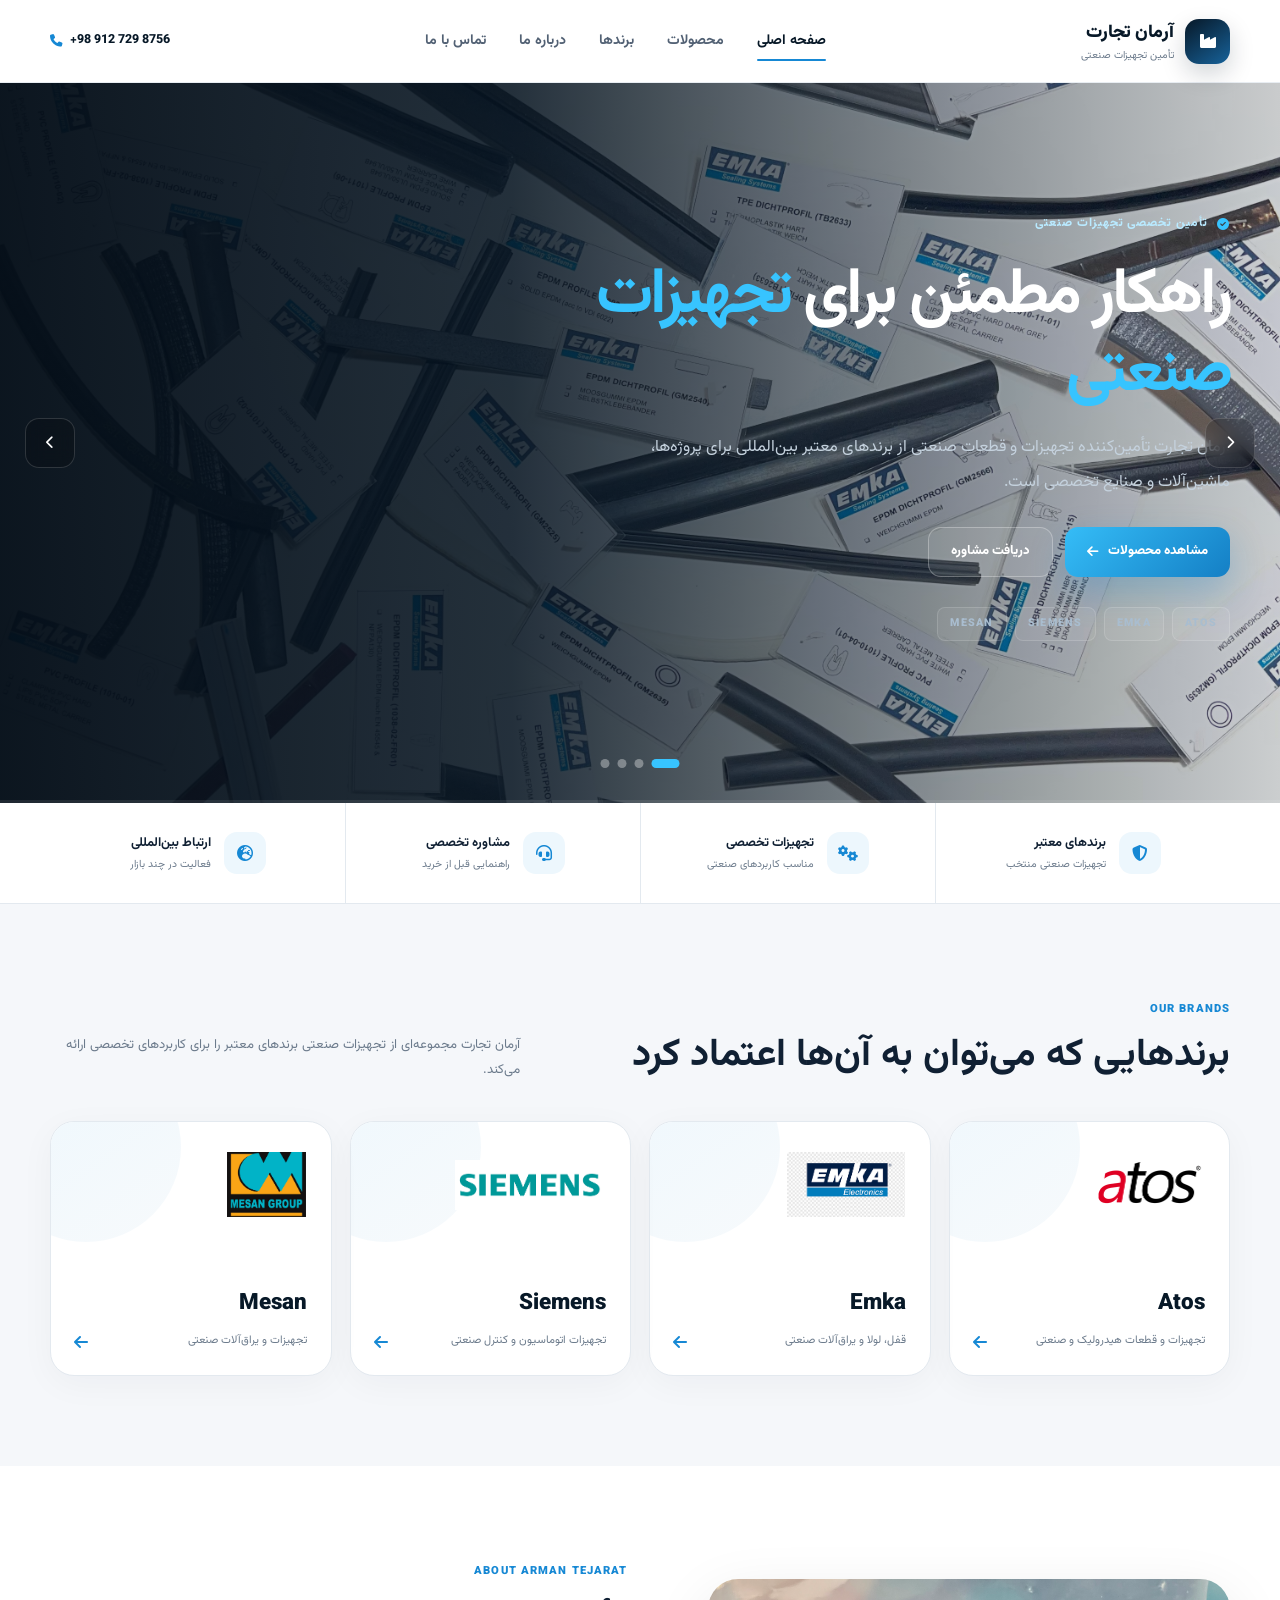
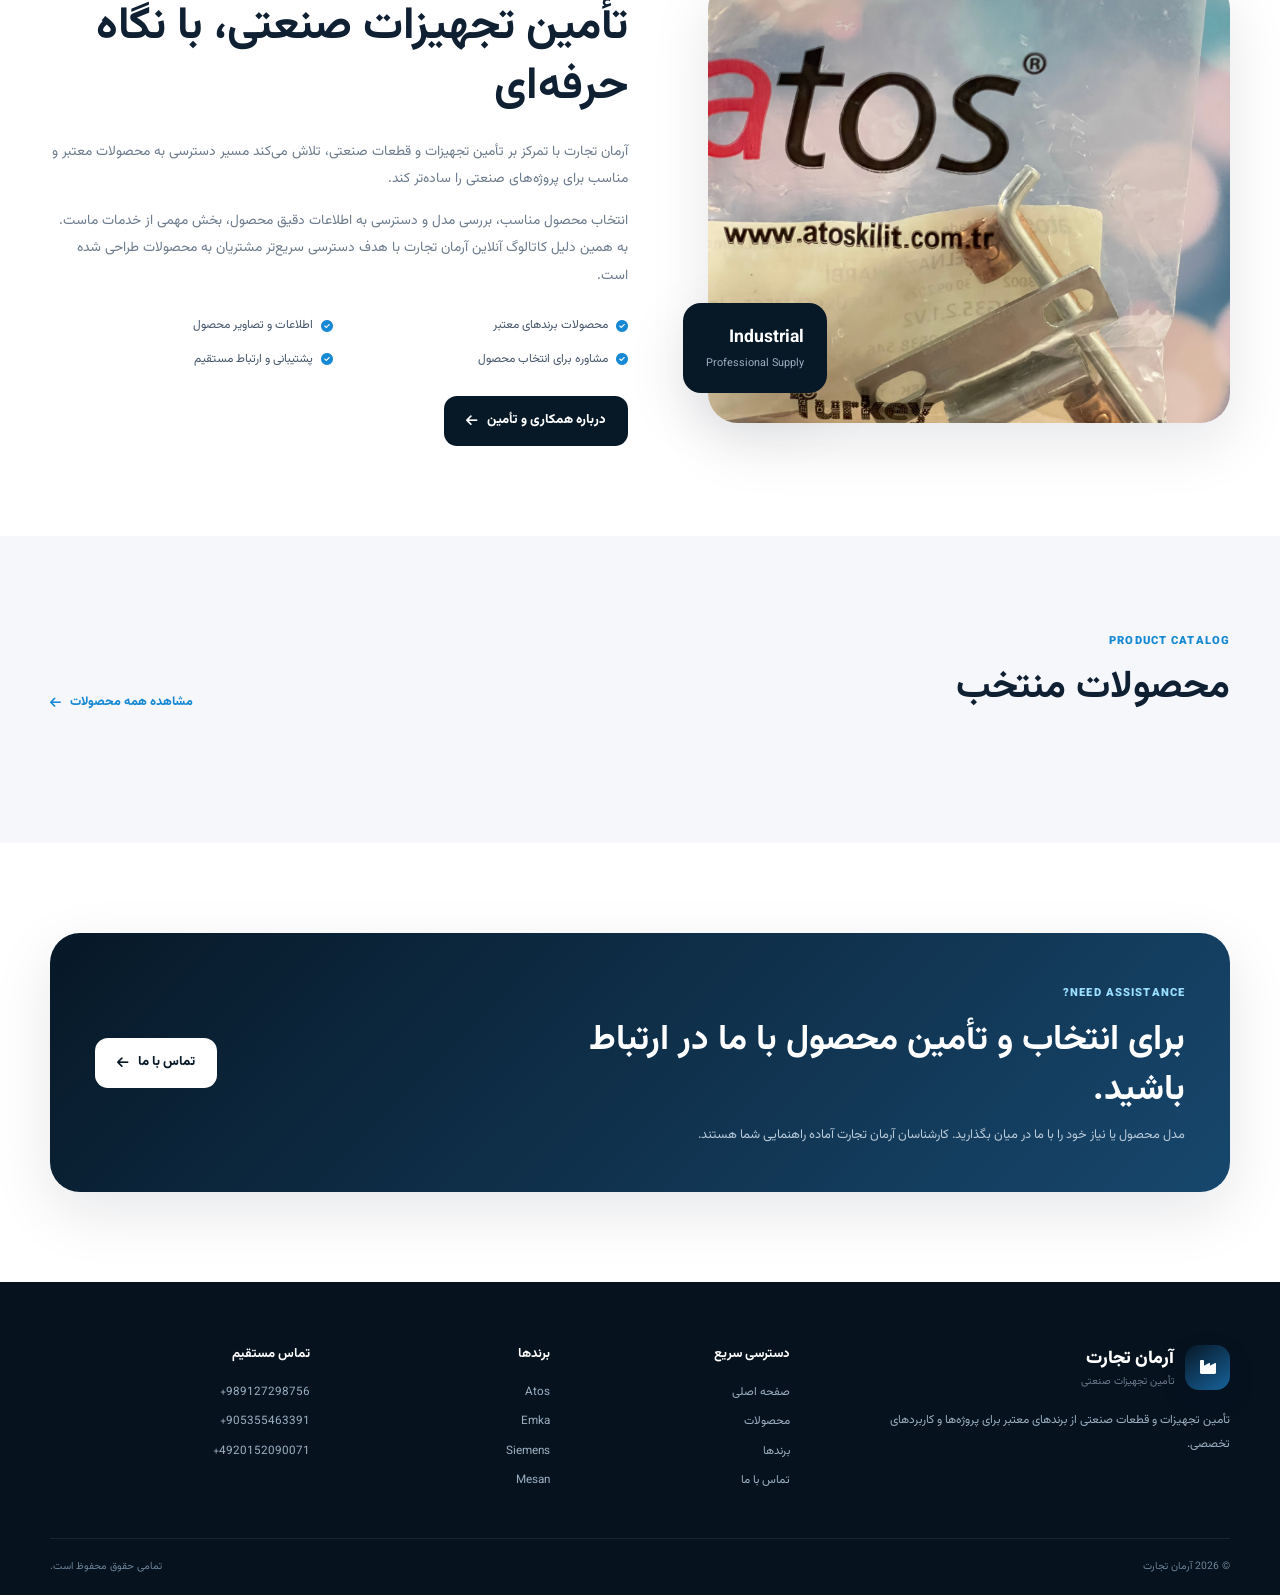
<file: index.html>
<!DOCTYPE html>
<html lang="fa" dir="rtl">
<head>
    <meta charset="UTF-8">
    <meta name="viewport" content="width=device-width, initial-scale=1.0">

    <title>آرمان تجارت | تأمین‌کننده تجهیزات صنعتی</title>

    <meta name="description"
          content="آرمان تجارت، تأمین‌کننده تجهیزات و قطعات صنعتی از برندهای معتبر بین‌المللی مانند Atos، Emka و Siemens.">

    <meta name="theme-color" content="#071827">

    <link rel="preconnect" href="https://fonts.googleapis.com">
    <link rel="preconnect" href="https://fonts.gstatic.com" crossorigin>
    <link href="https://fonts.googleapis.com/css2?family=Vazirmatn:wght@400;500;600;700;800;900&display=swap" rel="stylesheet">

    <link rel="stylesheet"
          href="https://cdnjs.cloudflare.com/ajax/libs/font-awesome/6.5.2/css/all.min.css">

    <link rel="stylesheet" href="css/style.css">
</head>

<body>

<!-- ================= HEADER ================= -->

<header class="site-header">

    <div class="container header-inner">

        <a href="index.html" class="brand">

            <span class="brand-icon">
                <i class="fa-solid fa-industry"></i>
            </span>

            <span class="brand-text">
                <strong>آرمان تجارت</strong>
                <small>تأمین تجهیزات صنعتی</small>
            </span>

        </a>

        <nav class="main-nav">

            <a href="index.html" class="active">
                صفحه اصلی
            </a>

            <a href="products.html">
                محصولات
            </a>

            <a href="#brands">
                برندها
            </a>

            <a href="#about">
                درباره ما
            </a>

            <a href="contact.html">
                تماس با ما
            </a>

        </nav>

        <div class="header-contact">

            <a href="tel:+989127298756" dir="ltr">
                <i class="fa-solid fa-phone"></i>
                <span>+98 912 729 8756</span>
            </a>

        </div>

        <button class="mobile-menu-button"
                aria-label="باز کردن منو"
                aria-expanded="false">

            <span></span>
            <span></span>
            <span></span>

        </button>

    </div>

</header>


<!-- ================= HERO ================= -->

<section class="hero-slider">

    <div class="slides">


        <!-- SLIDE 1 -->

        <article class="hero-slide active">

            <div class="hero-background"
                 style="background-image:url('assets/hero/hero-1.jpg')">
            </div>

            <div class="hero-overlay"></div>

            <div class="container hero-content">

                <div class="hero-copy">

                    <span class="hero-label">
                        <i class="fa-solid fa-circle-check"></i>
                        تأمین تخصصی تجهیزات صنعتی
                    </span>

                    <h1>
                        راهکار مطمئن برای
                        <span>تجهیزات صنعتی</span>
                    </h1>

                    <p>
                        آرمان تجارت تأمین‌کننده تجهیزات و قطعات صنعتی
                        از برندهای معتبر بین‌المللی برای پروژه‌ها،
                        ماشین‌آلات و صنایع تخصصی است.
                    </p>

                    <div class="hero-buttons">

                        <a href="products.html"
                           class="btn btn-primary">

                            مشاهده محصولات

                            <i class="fa-solid fa-arrow-left"></i>

                        </a>

                        <a href="contact.html"
                           class="btn btn-outline">

                            دریافت مشاوره

                        </a>

                    </div>

                    <div class="hero-brands-mini">

                        <span>ATOS</span>
                        <span>EMKA</span>
                        <span>SIEMENS</span>
                        <span>MESAN</span>

                    </div>

                </div>

            </div>

        </article>


        <!-- SLIDE 2 -->

        <article class="hero-slide">

            <div class="hero-background"
                 style="background-image:url('assets/hero/hero-2.jpg')">
            </div>

            <div class="hero-overlay"></div>

            <div class="container hero-content">

                <div class="hero-copy">

                    <span class="hero-label">
                        INDUSTRIAL COMPONENTS
                    </span>

                    <h2>
                        قطعاتی برای
                        <span>عملکرد مطمئن</span>
                    </h2>

                    <p>
                        مجموعه‌ای از قفل‌ها، لولاها، واشرها،
                        تجهیزات کنترلی و قطعات صنعتی با تمرکز
                        بر کیفیت و قابلیت اطمینان.
                    </p>

                    <div class="hero-buttons">

                        <a href="products.html"
                           class="btn btn-primary">

                            مشاهده کاتالوگ

                            <i class="fa-solid fa-arrow-left"></i>

                        </a>

                    </div>

                </div>

            </div>

        </article>


        <!-- SLIDE 3 -->

        <article class="hero-slide">

            <div class="hero-background"
                 style="background-image:url('assets/hero/hero-3.jpg')">
            </div>

            <div class="hero-overlay"></div>

            <div class="container hero-content">

                <div class="hero-copy">

                    <span class="hero-label">
                        GLOBAL BRANDS
                    </span>

                    <h2>
                        انتخاب از
                        <span>برندهای معتبر جهانی</span>
                    </h2>

                    <p>
                        دسترسی به محصولات برندهایی که در صنایع
                        مختلف به کیفیت، دوام و استانداردهای
                        حرفه‌ای شناخته می‌شوند.
                    </p>

                    <a href="#brands"
                       class="btn btn-primary">

                        مشاهده برندها

                        <i class="fa-solid fa-arrow-left"></i>

                    </a>

                </div>

            </div>

        </article>


        <!-- SLIDE 4 -->

        <article class="hero-slide">

            <div class="hero-background"
                 style="background-image:url('assets/hero/hero-4.jpg')">
            </div>

            <div class="hero-overlay"></div>

            <div class="container hero-content">

                <div class="hero-copy">

                    <span class="hero-label">
                        PROFESSIONAL SUPPORT
                    </span>

                    <h2>
                        برای انتخاب درست،
                        <span>کنار شما هستیم</span>
                    </h2>

                    <p>
                        اگر برای انتخاب مدل یا تأمین قطعه مناسب
                        نیاز به راهنمایی دارید، با کارشناسان
                        آرمان تجارت در ارتباط باشید.
                    </p>

                    <a href="contact.html"
                       class="btn btn-primary">

                        تماس با کارشناسان

                        <i class="fa-solid fa-arrow-left"></i>

                    </a>

                </div>

            </div>

        </article>

    </div>


    <!-- SLIDER CONTROLS -->

    <button class="slider-arrow slider-prev"
            aria-label="اسلاید قبلی">

        <i class="fa-solid fa-chevron-right"></i>

    </button>

    <button class="slider-arrow slider-next"
            aria-label="اسلاید بعدی">

        <i class="fa-solid fa-chevron-left"></i>

    </button>


    <div class="slider-dots">

        <button class="dot active" data-slide="0"></button>
        <button class="dot" data-slide="1"></button>
        <button class="dot" data-slide="2"></button>
        <button class="dot" data-slide="3"></button>

    </div>


    <div class="slider-progress">
        <span></span>
    </div>

</section>


<!-- ================= TRUST ================= -->

<section class="trust-bar">

    <div class="container trust-grid">

        <div class="trust-item">

            <i class="fa-solid fa-shield-halved"></i>

            <div>
                <strong>برندهای معتبر</strong>
                <span>تجهیزات صنعتی منتخب</span>
            </div>

        </div>

        <div class="trust-item">

            <i class="fa-solid fa-gears"></i>

            <div>
                <strong>تجهیزات تخصصی</strong>
                <span>مناسب کاربردهای صنعتی</span>
            </div>

        </div>

        <div class="trust-item">

            <i class="fa-solid fa-headset"></i>

            <div>
                <strong>مشاوره تخصصی</strong>
                <span>راهنمایی قبل از خرید</span>
            </div>

        </div>

        <div class="trust-item">

            <i class="fa-solid fa-earth-europe"></i>

            <div>
                <strong>ارتباط بین‌المللی</strong>
                <span>فعالیت در چند بازار</span>
            </div>

        </div>

    </div>

</section>


<!-- ================= BRANDS ================= -->

<section class="section brands-section"
         id="brands">

    <div class="container">

        <div class="section-heading">

            <div>

                <span class="section-label">
                    OUR BRANDS
                </span>

                <h2>
                    برندهایی که می‌توان به آن‌ها اعتماد کرد
                </h2>

            </div>

            <p>
                آرمان تجارت مجموعه‌ای از تجهیزات صنعتی
                برندهای معتبر را برای کاربردهای تخصصی
                ارائه می‌کند.
            </p>

        </div>


        <div class="brand-grid">


            <a href="products.html?brand=atos"
               class="brand-card">

                <div class="brand-logo">
                    <img src="assets/logos/atos-logo.png"
                         alt="Atos">
                </div>

                <div class="brand-info">

                    <strong>Atos</strong>

                    <span>
                        تجهیزات و قطعات هیدرولیک و صنعتی
                    </span>

                </div>

                <i class="fa-solid fa-arrow-left"></i>

            </a>


            <a href="products.html?brand=emka"
               class="brand-card">

                <div class="brand-logo">
                    <img src="assets/logos/emka-logo.png"
                         alt="Emka">
                </div>

                <div class="brand-info">

                    <strong>Emka</strong>

                    <span>
                        قفل، لولا و یراق‌آلات صنعتی
                    </span>

                </div>

                <i class="fa-solid fa-arrow-left"></i>

            </a>


            <a href="products.html?brand=siemens"
               class="brand-card">

                <div class="brand-logo">
                    <img src="assets/logos/siemens-logo.png"
                         alt="Siemens">
                </div>

                <div class="brand-info">

                    <strong>Siemens</strong>

                    <span>
                        تجهیزات اتوماسیون و کنترل صنعتی
                    </span>

                </div>

                <i class="fa-solid fa-arrow-left"></i>

            </a>


            <a href="products.html?brand=mesan"
               class="brand-card">

                <div class="brand-logo">
                    <img src="assets/logos/mesan-logo.png"
                         alt="Mesan">
                </div>

                <div class="brand-info">

                    <strong>Mesan</strong>

                    <span>
                        تجهیزات و یراق‌آلات صنعتی
                    </span>

                </div>

                <i class="fa-solid fa-arrow-left"></i>

            </a>

        </div>

    </div>

</section>


<!-- ================= ABOUT ================= -->

<section class="section about-section"
         id="about">

    <div class="container about-grid">

        <div class="about-image">

            <div class="about-image-main">
                <img src="assets/hero/hero-3.jpg"
                     alt="تجهیزات صنعتی آرمان تجارت">
            </div>

            <div class="about-floating-card">

                <strong>Industrial</strong>

                <span>Professional Supply</span>

            </div>

        </div>


        <div class="about-content">

            <span class="section-label">
                ABOUT ARMAN TEJARAT
            </span>

            <h2>
                تأمین تجهیزات صنعتی،
                با نگاه حرفه‌ای
            </h2>

            <p>
                آرمان تجارت با تمرکز بر تأمین تجهیزات و قطعات
                صنعتی، تلاش می‌کند مسیر دسترسی به محصولات
                معتبر و مناسب برای پروژه‌های صنعتی را ساده‌تر کند.
            </p>

            <p>
                انتخاب محصول مناسب، بررسی مدل و دسترسی به
                اطلاعات دقیق محصول، بخش مهمی از خدمات ماست.
                به همین دلیل کاتالوگ آنلاین آرمان تجارت با هدف
                دسترسی سریع‌تر مشتریان به محصولات طراحی شده است.
            </p>

            <div class="about-features">

                <div>
                    <i class="fa-solid fa-circle-check"></i>
                    <span>محصولات برندهای معتبر</span>
                </div>

                <div>
                    <i class="fa-solid fa-circle-check"></i>
                    <span>اطلاعات و تصاویر محصول</span>
                </div>

                <div>
                    <i class="fa-solid fa-circle-check"></i>
                    <span>مشاوره برای انتخاب محصول</span>
                </div>

                <div>
                    <i class="fa-solid fa-circle-check"></i>
                    <span>پشتیبانی و ارتباط مستقیم</span>
                </div>

            </div>

            <a href="contact.html"
               class="btn btn-dark">

                درباره همکاری و تأمین

                <i class="fa-solid fa-arrow-left"></i>

            </a>

        </div>

    </div>

</section>


<!-- ================= PRODUCTS ================= -->

<section class="section products-preview">

    <div class="container">

        <div class="section-heading">

            <div>

                <span class="section-label">
                    PRODUCT CATALOG
                </span>

                <h2>
                    محصولات منتخب
                </h2>

            </div>

            <a href="products.html"
               class="section-link">

                مشاهده همه محصولات

                <i class="fa-solid fa-arrow-left"></i>

            </a>

        </div>


        <div class="products-grid"
             id="featured-products">
        </div>

    </div>

</section>


<!-- ================= CTA ================= -->

<section class="section cta-section">

    <div class="container">

        <div class="cta-box">

            <div>

                <span class="section-label light">
                    NEED ASSISTANCE?
                </span>

                <h2>
                    برای انتخاب و تأمین محصول
                    با ما در ارتباط باشید.
                </h2>

                <p>
                    مدل محصول یا نیاز خود را با ما در میان بگذارید.
                    کارشناسان آرمان تجارت آماده راهنمایی شما هستند.
                </p>

            </div>

            <a href="contact.html"
               class="btn btn-white">

                تماس با ما

                <i class="fa-solid fa-arrow-left"></i>

            </a>

        </div>

    </div>

</section>


<!-- ================= FOOTER ================= -->

<footer class="site-footer">

    <div class="container footer-grid">

        <div class="footer-about">

            <a href="index.html"
               class="brand footer-brand">

                <span class="brand-icon">
                    <i class="fa-solid fa-industry"></i>
                </span>

                <span class="brand-text">
                    <strong>آرمان تجارت</strong>
                    <small>تأمین تجهیزات صنعتی</small>
                </span>

            </a>

            <p>
                تأمین تجهیزات و قطعات صنعتی از برندهای
                معتبر برای پروژه‌ها و کاربردهای تخصصی.
            </p>

        </div>


        <div class="footer-column">

            <h4>دسترسی سریع</h4>

            <a href="index.html">صفحه اصلی</a>
            <a href="products.html">محصولات</a>
            <a href="#brands">برندها</a>
            <a href="contact.html">تماس با ما</a>

        </div>


        <div class="footer-column">

            <h4>برندها</h4>

            <a href="products.html?brand=atos">Atos</a>
            <a href="products.html?brand=emka">Emka</a>
            <a href="products.html?brand=siemens">Siemens</a>
            <a href="products.html?brand=mesan">Mesan</a>

        </div>


        <div class="footer-column">

            <h4>تماس مستقیم</h4>

            <a href="tel:+989127298756"
               dir="ltr"
               class="phone-link">

                +989127298756

            </a>

            <a href="tel:+905355463391"
               dir="ltr"
               class="phone-link">

                +905355463391

            </a>

            <a href="tel:+4920152090071"
               dir="ltr"
               class="phone-link">

                +4920152090071

            </a>

        </div>

    </div>


    <div class="container footer-bottom">

        <span>
            © 2026 آرمان تجارت
        </span>

        <span>
            تمامی حقوق محفوظ است.
        </span>

    </div>

</footer>


<script src="js/main.js"></script>

</body>
</html>
</file>
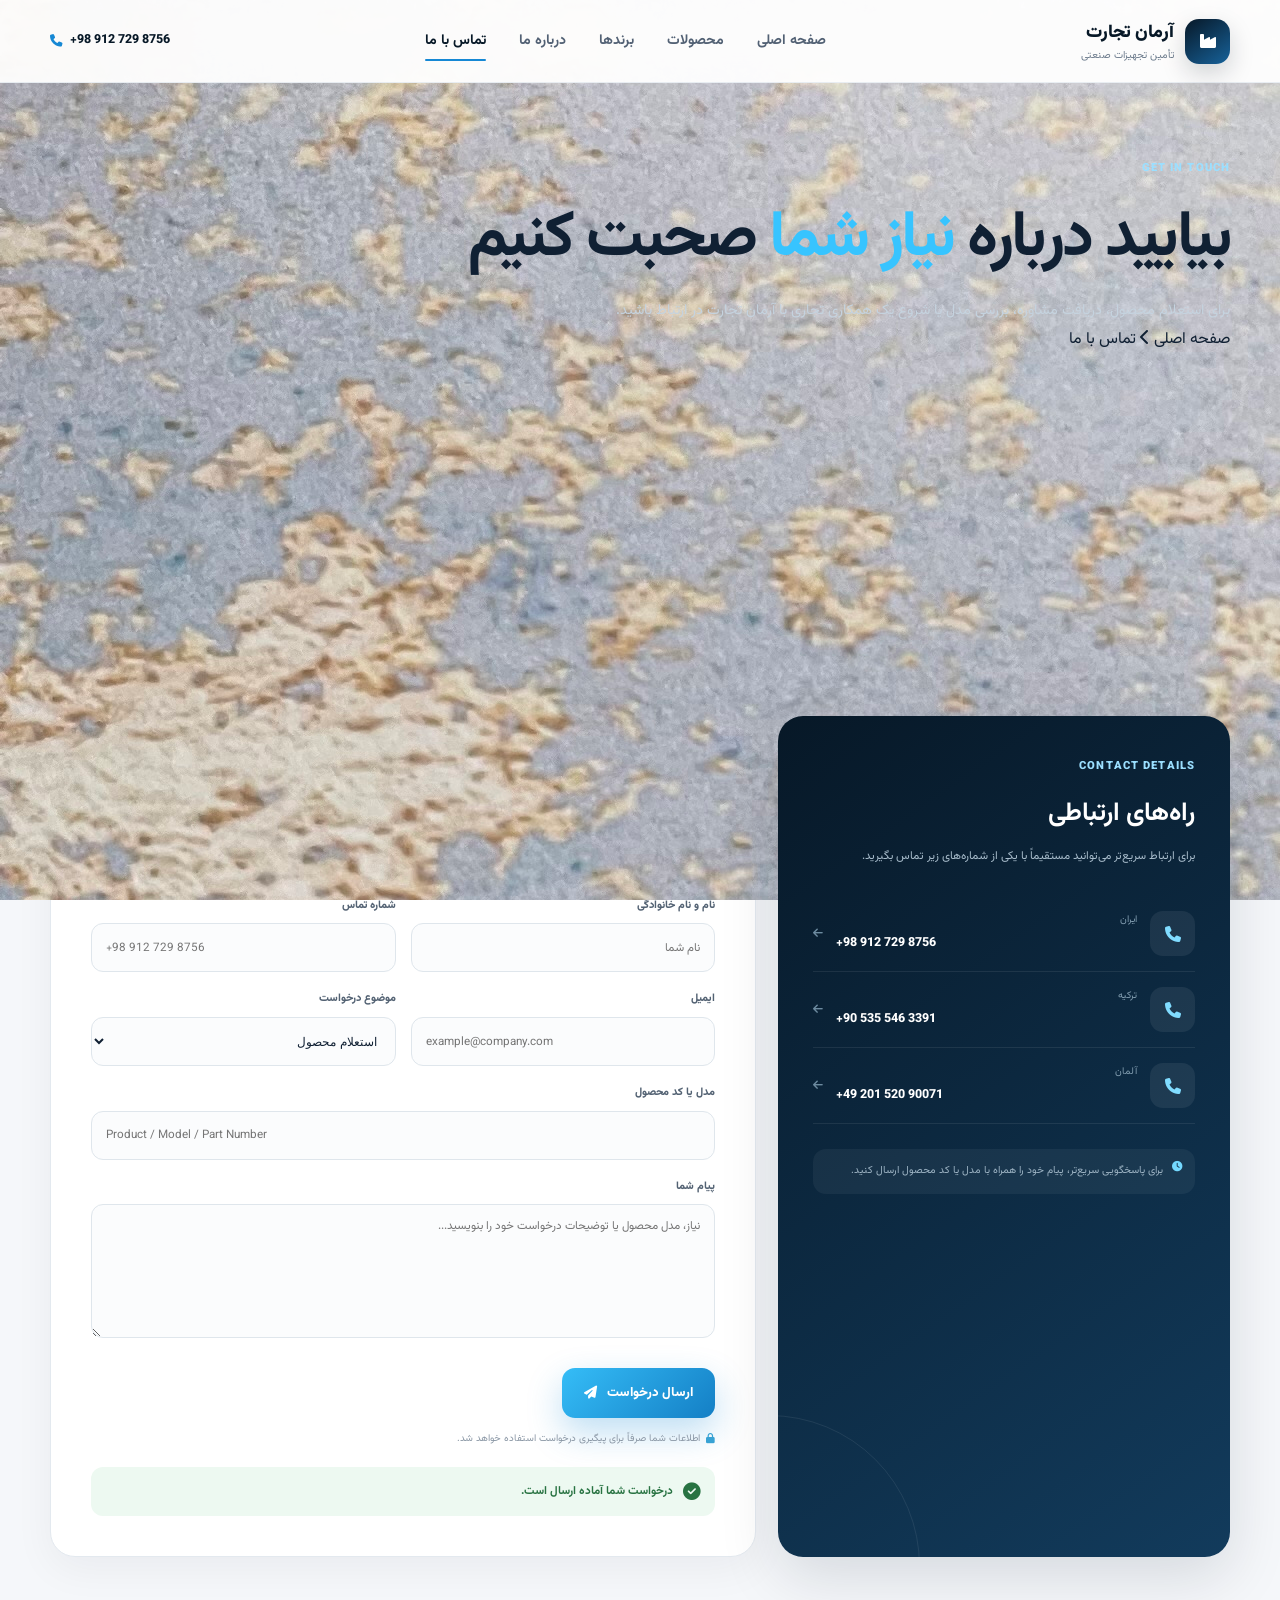
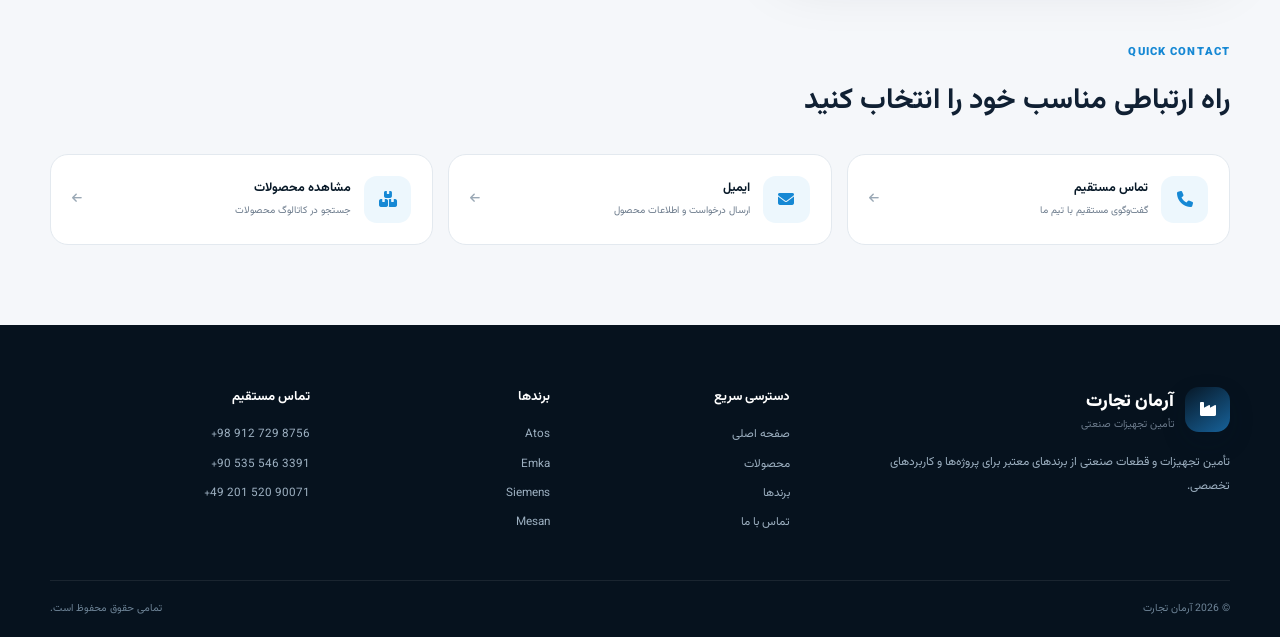
<file: contact.html>
<!DOCTYPE html>
<html lang="fa" dir="rtl">

<head>

    <meta charset="UTF-8">

    <meta name="viewport"
          content="width=device-width, initial-scale=1.0">

    <title>تماس با ما | آرمان تجارت</title>

    <meta name="description"
          content="ارتباط با آرمان تجارت برای مشاوره، استعلام قیمت و تأمین تجهیزات صنعتی">

    <link rel="preconnect"
          href="https://fonts.googleapis.com">

    <link rel="preconnect"
          href="https://fonts.gstatic.com"
          crossorigin>

    <link href="https://fonts.googleapis.com/css2?family=Vazirmatn:wght@400;500;600;700;800;900&display=swap"
          rel="stylesheet">

    <link rel="stylesheet"
          href="https://cdnjs.cloudflare.com/ajax/libs/font-awesome/6.5.2/css/all.min.css">

    <link rel="stylesheet"
          href="css/style.css">

    <link rel="stylesheet"
          href="css/contact.css">

</head>


<body>


<header class="site-header">

    <div class="container header-inner">

        <a href="index.html"
           class="brand">

            <span class="brand-icon">
                <i class="fa-solid fa-industry"></i>
            </span>

            <span class="brand-text">

                <strong>
                    آرمان تجارت
                </strong>

                <small>
                    تأمین تجهیزات صنعتی
                </small>

            </span>

        </a>


        <nav class="main-nav">

            <a href="index.html">
                صفحه اصلی
            </a>

            <a href="products.html">
                محصولات
            </a>

            <a href="index.html#brands">
                برندها
            </a>

            <a href="index.html#about">
                درباره ما
            </a>

            <a href="contact.html"
               class="active">

                تماس با ما

            </a>

        </nav>


        <div class="header-contact">

            <a href="tel:+989127298756"
               dir="ltr">

                <i class="fa-solid fa-phone"></i>

                +98 912 729 8756

            </a>

        </div>


        <button class="mobile-menu-button">

            <span></span>
            <span></span>
            <span></span>

        </button>

    </div>

</header>


<!-- ================= HERO ================= -->

<section class="contact-hero">

    <div class="contact-hero-bg" style="background-image:url('assets/hero/hero-4.jpg')"></div>

    <div class="container">

        <div class="contact-hero-content">

            <span class="section-label light">
                GET IN TOUCH
            </span>

            <h1>
                بیایید درباره
                <span>نیاز شما</span>
                صحبت کنیم
            </h1>

            <p>
                برای استعلام محصول، دریافت مشاوره،
                بررسی مدل یا شروع یک همکاری تجاری
                با آرمان تجارت در ارتباط باشید.
            </p>

            <div class="breadcrumb">

                <a href="index.html">
                    صفحه اصلی
                </a>

                <i class="fa-solid fa-chevron-left"></i>

                <span>
                    تماس با ما
                </span>

            </div>

        </div>

    </div>

</section>


<!-- ================= CONTACT ================= -->

<main class="contact-page">

    <div class="container">


        <div class="contact-intro">

            <span class="section-label">
                CONTACT ARMAN TEJARAT
            </span>

            <h2>
                ارتباط مستقیم با آرمان تجارت
            </h2>

            <p>
                اگر مدل محصول را می‌دانید، کد فنی دارید یا حتی
                هنوز در مرحله انتخاب تجهیزات هستید، اطلاعات خود
                را برای ما ارسال کنید تا بتوانیم بهتر راهنمایی‌تان کنیم.
            </p>

        </div>


        <div class="contact-grid">


            <!-- CONTACT INFO -->

            <aside class="contact-info">


                <div class="contact-info-header">

                    <span class="section-label light">
                        CONTACT DETAILS
                    </span>

                    <h3>
                        راه‌های ارتباطی
                    </h3>

                    <p>
                        برای ارتباط سریع‌تر می‌توانید مستقیماً
                        با یکی از شماره‌های زیر تماس بگیرید.
                    </p>

                </div>


                <a href="tel:+989127298756"
                   class="contact-item">

                    <span class="contact-icon">
                        <i class="fa-solid fa-phone"></i>
                    </span>

                    <span>

                        <small>
                            ایران
                        </small>

                        <strong dir="ltr">
                            +98 912 729 8756
                        </strong>

                    </span>

                    <i class="fa-solid fa-arrow-left"></i>

                </a>


                <a href="tel:+905355463391"
                   class="contact-item">

                    <span class="contact-icon">
                        <i class="fa-solid fa-phone"></i>
                    </span>

                    <span>

                        <small>
                            ترکیه
                        </small>

                        <strong dir="ltr">
                            +90 535 546 3391
                        </strong>

                    </span>

                    <i class="fa-solid fa-arrow-left"></i>

                </a>


                <a href="tel:+4920152090071"
                   class="contact-item">

                    <span class="contact-icon">
                        <i class="fa-solid fa-phone"></i>
                    </span>

                    <span>

                        <small>
                            آلمان
                        </small>

                        <strong dir="ltr">
                            +49 201 520 90071
                        </strong>

                    </span>

                    <i class="fa-solid fa-arrow-left"></i>

                </a>


                <div class="contact-info-footer">

                    <i class="fa-solid fa-clock"></i>

                    <span>
                        برای پاسخگویی سریع‌تر،
                        پیام خود را همراه با مدل یا کد محصول ارسال کنید.
                    </span>

                </div>

            </aside>


            <!-- FORM -->

            <section class="contact-form-card">

                <div class="form-heading">

                    <span class="section-label">
                        SEND AN INQUIRY
                    </span>

                    <h3>
                        درخواست خود را ارسال کنید
                    </h3>

                    <p>
                        اطلاعات زیر را تکمیل کنید.
                        کارشناسان ما در اولین فرصت با شما ارتباط می‌گیرند.
                    </p>

                </div>


                <form id="contactForm">


                    <div class="form-row">

                        <label>

                            <span>
                                نام و نام خانوادگی
                            </span>

                            <input
                                type="text"
                                name="name"
                                placeholder="نام شما"
                                required
                            >

                        </label>


                        <label>

                            <span>
                                شماره تماس
                            </span>

                            <input
                                type="tel"
                                name="phone"
                                dir="ltr"
                                placeholder="+98 912 729 8756"
                                required
                            >

                        </label>

                    </div>


                    <div class="form-row">

                        <label>

                            <span>
                                ایمیل
                            </span>

                            <input
                                type="email"
                                name="email"
                                dir="ltr"
                                placeholder="example@company.com"
                            >

                        </label>


                        <label>

                            <span>
                                موضوع درخواست
                            </span>

                            <select name="subject">

                                <option>
                                    استعلام محصول
                                </option>

                                <option>
                                    درخواست قیمت
                                </option>

                                <option>
                                    مشاوره فنی
                                </option>

                                <option>
                                    همکاری تجاری
                                </option>

                                <option>
                                    سایر موارد
                                </option>

                            </select>

                        </label>

                    </div>


                    <label>

                        <span>
                            مدل یا کد محصول
                        </span>

                        <input
                            type="text"
                            name="product"
                            dir="ltr"
                            placeholder="Product / Model / Part Number"
                        >

                    </label>


                    <label>

                        <span>
                            پیام شما
                        </span>

                        <textarea
                            name="message"
                            rows="6"
                            placeholder="نیاز، مدل محصول یا توضیحات درخواست خود را بنویسید..."
                            required
                        ></textarea>

                    </label>


                    <button
                        type="submit"
                        class="btn btn-primary submit-button">

                        ارسال درخواست

                        <i class="fa-solid fa-paper-plane"></i>

                    </button>


                    <p class="form-note">

                        <i class="fa-solid fa-lock"></i>

                        اطلاعات شما صرفاً برای پیگیری درخواست
                        استفاده خواهد شد.

                    </p>


                    <div
                        class="form-success"
                        id="formSuccess"
                        hidden>

                        <i class="fa-solid fa-circle-check"></i>

                        <strong>
                            درخواست شما آماده ارسال است.
                        </strong>

                    </div>

                </form>

            </section>

        </div>


        <!-- ================= QUICK ACTIONS ================= -->

        <section class="quick-contact">

            <div class="quick-contact-heading">

                <span class="section-label">
                    QUICK CONTACT
                </span>

                <h2>
                    راه ارتباطی مناسب خود را انتخاب کنید
                </h2>

            </div>


            <div class="quick-grid">


                <a href="tel:+989127298756"
                   class="quick-card">

                    <span class="quick-icon">
                        <i class="fa-solid fa-phone"></i>
                    </span>

                    <span>

                        <strong>
                            تماس مستقیم
                        </strong>

                        <small>
                            گفت‌وگوی مستقیم با تیم ما
                        </small>

                    </span>

                    <i class="fa-solid fa-arrow-left"></i>

                </a>


                <a href="mailto:info@armanticaret.com"
                   class="quick-card">

                    <span class="quick-icon">
                        <i class="fa-solid fa-envelope"></i>
                    </span>

                    <span>

                        <strong>
                            ایمیل
                        </strong>

                        <small>
                            ارسال درخواست و اطلاعات محصول
                        </small>

                    </span>

                    <i class="fa-solid fa-arrow-left"></i>

                </a>


                <a href="products.html"
                   class="quick-card">

                    <span class="quick-icon">
                        <i class="fa-solid fa-boxes-stacked"></i>
                    </span>

                    <span>

                        <strong>
                            مشاهده محصولات
                        </strong>

                        <small>
                            جستجو در کاتالوگ محصولات
                        </small>

                    </span>

                    <i class="fa-solid fa-arrow-left"></i>

                </a>

            </div>

        </section>

    </div>

</main>


<!-- ================= FOOTER ================= -->

<footer class="site-footer">

    <div class="container footer-grid">

        <div class="footer-about">

            <a href="index.html"
               class="brand footer-brand">

                <span class="brand-icon">
                    <i class="fa-solid fa-industry"></i>
                </span>

                <span class="brand-text">

                    <strong>
                        آرمان تجارت
                    </strong>

                    <small>
                        تأمین تجهیزات صنعتی
                    </small>

                </span>

            </a>

            <p>
                تأمین تجهیزات و قطعات صنعتی از برندهای
                معتبر برای پروژه‌ها و کاربردهای تخصصی.
            </p>

        </div>


        <div class="footer-column">

            <h4>
                دسترسی سریع
            </h4>

            <a href="index.html">
                صفحه اصلی
            </a>

            <a href="products.html">
                محصولات
            </a>

            <a href="index.html#brands">
                برندها
            </a>

            <a href="contact.html">
                تماس با ما
            </a>

        </div>


        <div class="footer-column">

            <h4>
                برندها
            </h4>

            <a href="products.html?brand=atos">
                Atos
            </a>

            <a href="products.html?brand=emka">
                Emka
            </a>

            <a href="products.html?brand=siemens">
                Siemens
            </a>

            <a href="products.html?brand=mesan">
                Mesan
            </a>

        </div>


        <div class="footer-column">

            <h4>
                تماس مستقیم
            </h4>

            <a href="tel:+989127298756"
               class="phone-link"
               dir="ltr">

                +98 912 729 8756

            </a>

            <a href="tel:+905355463391"
               class="phone-link"
               dir="ltr">

                +90 535 546 3391

            </a>

            <a href="tel:+4920152090071"
               class="phone-link"
               dir="ltr">

                +49 201 520 90071

            </a>

        </div>

    </div>


    <div class="container footer-bottom">

        <span>
            © 2026 آرمان تجارت
        </span>

        <span>
            تمامی حقوق محفوظ است.
        </span>

    </div>

</footer>


<script src="js/main.js"></script>

<script>

const form =
    document.getElementById("contactForm");

const success =
    document.getElementById("formSuccess");


if (form) {

    form.addEventListener(
        "submit",
        function(event) {

            event.preventDefault();

            success.hidden = false;

            success.scrollIntoView({
                behavior: "smooth",
                block: "center"
            });

        }
    );

}

</script>

</body>
</html>
</file>
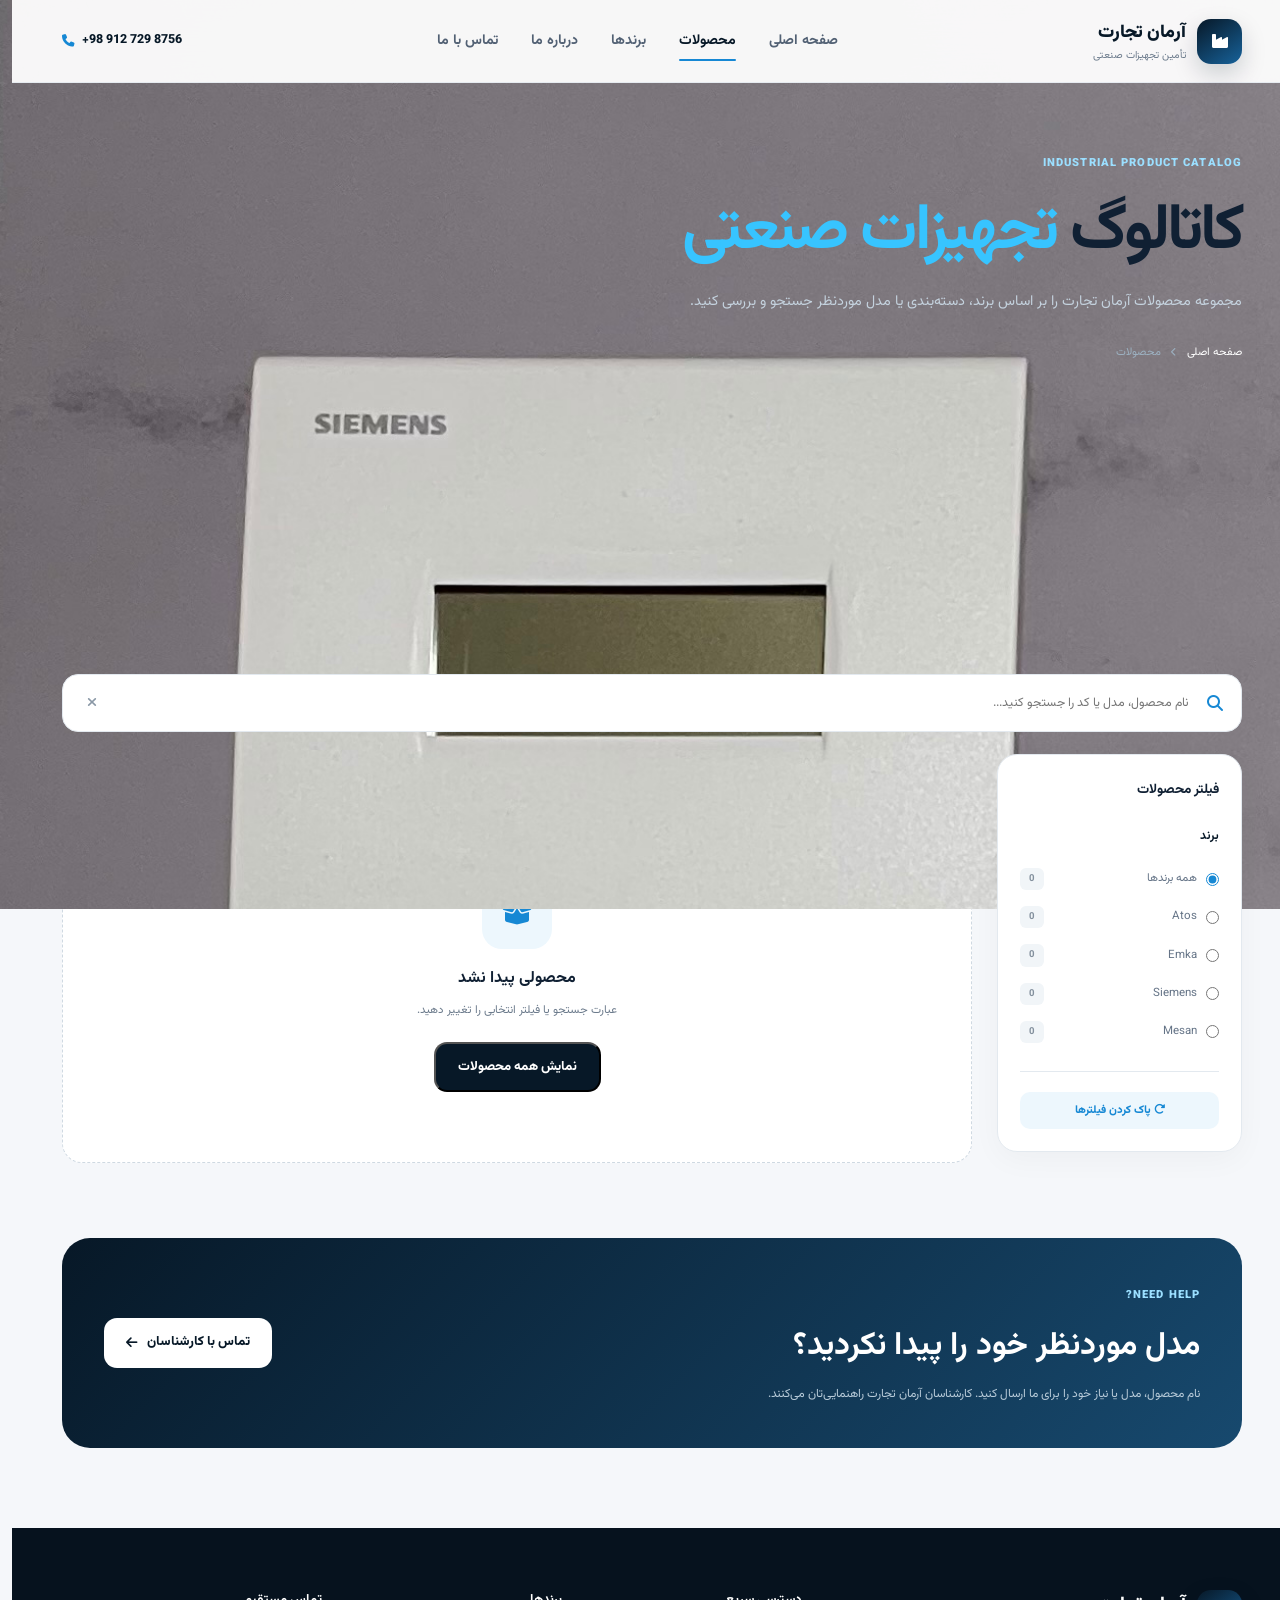
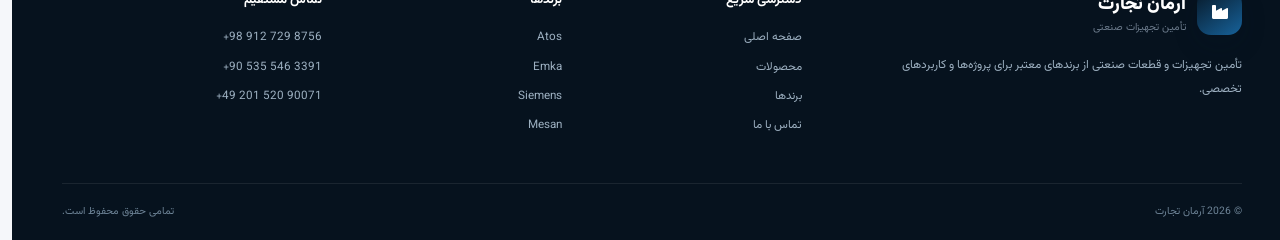
<file: products.html>
<!DOCTYPE html>
<html lang="fa" dir="rtl">
<head>
    <meta charset="UTF-8">
    <meta name="viewport" content="width=device-width, initial-scale=1.0">

    <title>محصولات | آرمان تجارت</title>

    <meta name="description"
          content="کاتالوگ محصولات و تجهیزات صنعتی آرمان تجارت">

    <link rel="preconnect" href="https://fonts.googleapis.com">
    <link rel="preconnect" href="https://fonts.gstatic.com" crossorigin>
    <link href="https://fonts.googleapis.com/css2?family=Vazirmatn:wght@400;500;600;700;800;900&display=swap" rel="stylesheet">

    <link rel="stylesheet"
          href="https://cdnjs.cloudflare.com/ajax/libs/font-awesome/6.5.2/css/all.min.css">

    <link rel="stylesheet" href="css/style.css">
    <link rel="stylesheet" href="css/products.css">
</head>

<body>

<header class="site-header">

    <div class="container header-inner">

        <a href="index.html" class="brand">

            <span class="brand-icon">
                <i class="fa-solid fa-industry"></i>
            </span>

            <span class="brand-text">
                <strong>آرمان تجارت</strong>
                <small>تأمین تجهیزات صنعتی</small>
            </span>

        </a>

        <nav class="main-nav">

            <a href="index.html">صفحه اصلی</a>

            <a href="products.html" class="active">
                محصولات
            </a>

            <a href="index.html#brands">
                برندها
            </a>

            <a href="index.html#about">
                درباره ما
            </a>

            <a href="contact.html">
                تماس با ما
            </a>

        </nav>

        <div class="header-contact">

            <a href="tel:+989127298756"
               dir="ltr">

                <i class="fa-solid fa-phone"></i>

                <span>
                    +98 912 729 8756
                </span>

            </a>

        </div>

        <button class="mobile-menu-button"
                aria-label="منوی سایت">

            <span></span>
            <span></span>
            <span></span>

        </button>

    </div>

</header>


<!-- ================= PRODUCTS HERO ================= -->

<section class="products-hero">

    <div class="products-hero-bg" style="background-image:url('assets/hero/hero-2.jpg')"></div>

    <div class="container">

        <div class="products-hero-content">

            <span class="section-label light">
                INDUSTRIAL PRODUCT CATALOG
            </span>

            <h1>
                کاتالوگ
                <span>تجهیزات صنعتی</span>
            </h1>

            <p>
                مجموعه محصولات آرمان تجارت را بر اساس برند،
                دسته‌بندی یا مدل موردنظر جستجو و بررسی کنید.
            </p>

            <div class="breadcrumb">

                <a href="index.html">
                    صفحه اصلی
                </a>

                <i class="fa-solid fa-chevron-left"></i>

                <span>
                    محصولات
                </span>

            </div>

        </div>

    </div>

</section>


<!-- ================= PRODUCT CATALOG ================= -->

<main class="products-page">

    <div class="container">

        <div class="catalog-top">

            <div>

                <span class="section-label">
                    OUR PRODUCTS
                </span>

                <h2>
                    محصولات و تجهیزات
                </h2>

                <p>
                    برای پیدا کردن محصول موردنظر، از جستجو
                    یا فیلتر برند استفاده کنید.
                </p>

            </div>

            <div class="product-count">

                <strong id="productCount">
                    0
                </strong>

                <span>
                    محصول
                </span>

            </div>

        </div>


        <!-- SEARCH -->

        <div class="catalog-toolbar">

            <div class="product-search">

                <i class="fa-solid fa-magnifying-glass"></i>

                <input
                    type="search"
                    id="productSearch"
                    placeholder="نام محصول، مدل یا کد را جستجو کنید..."
                    autocomplete="off"
                >

                <button
                    type="button"
                    id="clearSearch"
                    aria-label="پاک کردن جستجو">

                    <i class="fa-solid fa-xmark"></i>

                </button>

            </div>


            <button
                class="filter-toggle"
                id="filterToggle">

                <i class="fa-solid fa-sliders"></i>

                فیلترها

            </button>

        </div>


        <div class="catalog-layout">


            <!-- SIDEBAR -->

            <aside class="catalog-sidebar"
                   id="catalogSidebar">

                <div class="sidebar-header">

                    <strong>
                        فیلتر محصولات
                    </strong>

                    <button id="closeFilters">
                        <i class="fa-solid fa-xmark"></i>
                    </button>

                </div>


                <div class="filter-group">

                    <h4>
                        برند
                    </h4>

                    <label class="filter-option">

                        <input
                            type="radio"
                            name="brand"
                            value="all"
                            checked
                        >

                        <span>
                            همه برندها
                        </span>

                        <b id="allCount">0</b>

                    </label>


                    <label class="filter-option">

                        <input
                            type="radio"
                            name="brand"
                            value="atos"
                        >

                        <span>
                            Atos
                        </span>

                        <b id="atosCount">0</b>

                    </label>


                    <label class="filter-option">

                        <input
                            type="radio"
                            name="brand"
                            value="emka"
                        >

                        <span>
                            Emka
                        </span>

                        <b id="emkaCount">0</b>

                    </label>


                    <label class="filter-option">

                        <input
                            type="radio"
                            name="brand"
                            value="siemens"
                        >

                        <span>
                            Siemens
                        </span>

                        <b id="siemensCount">0</b>

                    </label>


                    <label class="filter-option">

                        <input
                            type="radio"
                            name="brand"
                            value="mesan"
                        >

                        <span>
                            Mesan
                        </span>

                        <b id="mesanCount">0</b>

                    </label>

                </div>


                <div class="filter-divider"></div>


                <button
                    class="reset-filters"
                    id="resetFilters">

                    <i class="fa-solid fa-rotate-right"></i>

                    پاک کردن فیلترها

                </button>

            </aside>


            <!-- PRODUCTS -->

            <section class="catalog-results">

                <div class="results-header">

                    <span id="resultsText">
                        همه محصولات
                    </span>

                    <select id="sortProducts">

                        <option value="default">
                            مرتب‌سازی
                        </option>

                        <option value="name">
                            نام محصول
                        </option>

                        <option value="brand">
                            برند
                        </option>

                    </select>

                </div>


                <div
                    class="catalog-products"
                    id="catalogProducts">
                </div>


                <div
                    class="empty-products"
                    id="emptyProducts"
                    hidden>

                    <div class="empty-icon">
                        <i class="fa-solid fa-box-open"></i>
                    </div>

                    <h3>
                        محصولی پیدا نشد
                    </h3>

                    <p>
                        عبارت جستجو یا فیلتر انتخابی را تغییر دهید.
                    </p>

                    <button
                        class="btn btn-dark"
                        id="emptyReset">

                        نمایش همه محصولات

                    </button>

                </div>

            </section>

        </div>

    </div>

</main>


<!-- ================= CTA ================= -->

<section class="catalog-cta">

    <div class="container">

        <div class="catalog-cta-box">

            <div>

                <span class="section-label light">
                    NEED HELP?
                </span>

                <h2>
                    مدل موردنظر خود را پیدا نکردید؟
                </h2>

                <p>
                    نام محصول، مدل یا نیاز خود را برای ما ارسال کنید.
                    کارشناسان آرمان تجارت راهنمایی‌تان می‌کنند.
                </p>

            </div>

            <a href="contact.html"
               class="btn btn-white">

                تماس با کارشناسان

                <i class="fa-solid fa-arrow-left"></i>

            </a>

        </div>

    </div>

</section>


<footer class="site-footer">

    <div class="container footer-grid">

        <div class="footer-about">

            <a href="index.html"
               class="brand footer-brand">

                <span class="brand-icon">
                    <i class="fa-solid fa-industry"></i>
                </span>

                <span class="brand-text">
                    <strong>آرمان تجارت</strong>
                    <small>تأمین تجهیزات صنعتی</small>
                </span>

            </a>

            <p>
                تأمین تجهیزات و قطعات صنعتی از برندهای
                معتبر برای پروژه‌ها و کاربردهای تخصصی.
            </p>

        </div>


        <div class="footer-column">

            <h4>دسترسی سریع</h4>

            <a href="index.html">صفحه اصلی</a>
            <a href="products.html">محصولات</a>
            <a href="index.html#brands">برندها</a>
            <a href="contact.html">تماس با ما</a>

        </div>


        <div class="footer-column">

            <h4>برندها</h4>

            <a href="products.html?brand=atos">Atos</a>
            <a href="products.html?brand=emka">Emka</a>
            <a href="products.html?brand=siemens">Siemens</a>
            <a href="products.html?brand=mesan">Mesan</a>

        </div>


        <div class="footer-column">

            <h4>تماس مستقیم</h4>

            <a href="tel:+989127298756"
               class="phone-link"
               dir="ltr">

                +98 912 729 8756

            </a>

            <a href="tel:+905355463391"
               class="phone-link"
               dir="ltr">

                +90 535 546 3391

            </a>

            <a href="tel:+4920152090071"
               class="phone-link"
               dir="ltr">

                +49 201 520 90071

            </a>

        </div>

    </div>


    <div class="container footer-bottom">

        <span>
            © 2026 آرمان تجارت
        </span>

        <span>
            تمامی حقوق محفوظ است.
        </span>

    </div>

</footer>


<script src="js/main.js"></script>
<script src="js/products.js"></script>

</body>
</html>
</file>
<file: css/style.css>
@import url('https://fonts.googleapis.com/css2?family=Vazirmatn:wght@400;500;600;700;800;900&display=swap');

:root {
    --navy: #071827;
    --navy-2: #0c2439;
    --blue: #1688d4;
    --cyan: #37c4ff;
    --gold: #e4a52b;

    --white: #ffffff;
    --bg: #f5f7fa;
    --text: #102033;
    --muted: #6c7b8c;

    --border: #e3e9ef;

    --shadow: 0 20px 60px rgba(7, 24, 39, .10);

    --radius: 24px;

    --transition: .3s ease;
}


* {
    margin: 0;
    padding: 0;
    box-sizing: border-box;
}


html {
    scroll-behavior: smooth;
}


body {
    font-family: 'Vazirmatn', sans-serif;
    background: var(--bg);
    color: var(--text);
    line-height: 1.9;
}


img {
    max-width: 100%;
    display: block;
}


a {
    text-decoration: none;
    color: inherit;
}


button,
input,
textarea {
    font-family: inherit;
}


.container {
    width: min(1180px, calc(100% - 40px));
    margin: auto;
}


/* ================= HEADER ================= */

.site-header {
    position: sticky;
    top: 0;
    z-index: 1000;

    background: rgba(255,255,255,.94);
    backdrop-filter: blur(18px);

    border-bottom: 1px solid rgba(227,233,239,.8);
}


.header-inner {
    min-height: 82px;

    display: flex;
    align-items: center;
    justify-content: space-between;

    gap: 25px;
}


.brand {
    display: flex;
    align-items: center;
    gap: 11px;
}


.brand-icon {
    width: 45px;
    height: 45px;

    display: grid;
    place-items: center;

    border-radius: 14px;

    color: white;

    background:
        linear-gradient(
            145deg,
            #071827,
            #17629a
        );

    box-shadow:
        0 10px 25px rgba(7,24,39,.18);
}


.brand-text strong {
    display: block;

    color: var(--navy);

    font-size: 1.12rem;
    font-weight: 900;
}


.brand-text small {
    display: block;

    color: var(--muted);

    font-size: .65rem;

    margin-top: -4px;
}


.main-nav {
    display: flex;
    align-items: center;
    gap: 5px;
}


.main-nav a {
    position: relative;

    padding: 10px 14px;

    color: #526174;

    font-size: .88rem;
    font-weight: 700;

    transition: var(--transition);
}


.main-nav a::after {
    content: "";

    position: absolute;

    left: 14px;
    right: 14px;

    bottom: 3px;

    height: 2px;

    background: var(--blue);

    border-radius: 10px;

    transform: scaleX(0);

    transition: var(--transition);
}


.main-nav a:hover,
.main-nav a.active {
    color: var(--navy);
}


.main-nav a.active::after,
.main-nav a:hover::after {
    transform: scaleX(1);
}


.header-contact a {
    display: flex;
    align-items: center;
    gap: 8px;

    direction: ltr;

    color: var(--navy);

    font-size: .78rem;
    font-weight: 800;
}


.header-contact i {
    color: var(--blue);
}


.mobile-menu-button {
    display: none;

    width: 44px;
    height: 44px;

    border: 0;

    background: transparent;

    cursor: pointer;

    flex-direction: column;
    justify-content: center;
    gap: 5px;
}


.mobile-menu-button span {
    width: 25px;
    height: 2px;

    display: block;

    background: var(--navy);

    border-radius: 10px;
}


/* ================= HERO ================= */

.hero-slider {
    position: relative;

    height: min(720px, calc(100vh - 82px));

    min-height: 600px;

    overflow: hidden;

    background: var(--navy);

    color: white;
}


.hero-slide {
    position: absolute;

    inset: 0;

    opacity: 0;

    visibility: hidden;

    transition:
        opacity .9s ease,
        visibility .9s ease;
}


.hero-slide.active {
    opacity: 1;
    visibility: visible;

    z-index: 2;
}


.hero-background {
    position: absolute;

    inset: 0;

    background-position: center;
    background-size: cover;

    transform: scale(1.04);

    transition: transform 6s ease;
}


.hero-slide.active .hero-background {
    transform: scale(1);
}


.hero-overlay {
    position: absolute;

    inset: 0;

    background:
        linear-gradient(
            90deg,
            rgba(4,14,24,.97) 0%,
            rgba(4,18,31,.87) 40%,
            rgba(4,18,31,.45) 75%,
            rgba(4,18,31,.2) 100%
        );
}


.hero-content {
    position: relative;

    z-index: 3;

    height: 100%;

    display: flex;

    align-items: center;
}


.hero-copy {
    max-width: 710px;

    padding-bottom: 35px;
}


.hero-label {
    display: inline-flex;

    align-items: center;
    gap: 9px;

    color: #b9eaff;

    font-size: .75rem;

    font-weight: 800;

    letter-spacing: .08em;
}


.hero-label i {
    color: var(--cyan);
}


.hero-copy h1,
.hero-copy h2 {
    margin: 17px 0;

    font-size: clamp(2.6rem, 5vw, 4.7rem);

    line-height: 1.22;

    letter-spacing: -.045em;
}


.hero-copy h2 {
    font-size: clamp(2.5rem, 4.5vw, 4.3rem);
}


.hero-copy h1 span,
.hero-copy h2 span {
    color: var(--cyan);
}


.hero-copy p {
    max-width: 650px;

    color: #c4d1dd;

    font-size: 1.02rem;

    line-height: 2.1;
}


.hero-buttons {
    display: flex;

    align-items: center;

    gap: 12px;

    flex-wrap: wrap;

    margin-top: 28px;
}


.btn {
    min-height: 50px;

    padding: 11px 22px;

    display: inline-flex;

    align-items: center;
    justify-content: center;

    gap: 10px;

    border-radius: 13px;

    font-size: .82rem;

    font-weight: 800;

    transition: var(--transition);
}


.btn-primary {
    color: white;

    background:
        linear-gradient(
            135deg,
            #35bdf7,
            #147fc5
        );

    box-shadow:
        0 14px 35px rgba(22,136,212,.28);
}


.btn-primary:hover {
    transform: translateY(-3px);

    box-shadow:
        0 18px 40px rgba(22,136,212,.4);
}


.btn-outline {
    color: white;

    border: 1px solid rgba(255,255,255,.28);

    background: rgba(255,255,255,.07);
}


.btn-outline:hover {
    background: white;
    color: var(--navy);
}


.btn-dark {
    color: white;

    background: var(--navy);
}


.btn-white {
    color: var(--navy);

    background: white;
}


.hero-brands-mini {
    display: flex;

    gap: 8px;

    flex-wrap: wrap;

    margin-top: 30px;
}


.hero-brands-mini span {
    padding: 6px 12px;

    border: 1px solid rgba(255,255,255,.14);

    background: rgba(255,255,255,.06);

    border-radius: 8px;

    color: #a9bdcf;

    font-size: .67rem;

    font-weight: 900;

    letter-spacing: .12em;
}


/* SLIDER */

.slider-arrow {
    position: absolute;

    top: 50%;

    z-index: 10;

    transform: translateY(-50%);

    width: 50px;
    height: 50px;

    border: 1px solid rgba(255,255,255,.15);

    border-radius: 14px;

    background: rgba(0,0,0,.18);

    backdrop-filter: blur(10px);

    color: white;

    cursor: pointer;

    transition: var(--transition);
}


.slider-arrow:hover {
    background: white;
    color: var(--navy);
}


.slider-prev {
    right: 25px;
}


.slider-next {
    left: 25px;
}


.slider-dots {
    position: absolute;

    z-index: 20;

    right: 50%;

    bottom: 35px;

    transform: translateX(50%);

    display: flex;

    gap: 8px;
}


.dot {
    width: 9px;
    height: 9px;

    padding: 0;

    border: 0;

    border-radius: 50%;

    background: rgba(255,255,255,.35);

    cursor: pointer;

    transition: var(--transition);
}


.dot.active {
    width: 28px;

    border-radius: 20px;

    background: var(--cyan);
}


.slider-progress {
    position: absolute;

    z-index: 20;

    bottom: 0;

    right: 0;

    width: 100%;

    height: 3px;

    background: rgba(255,255,255,.08);
}


.slider-progress span {
    display: block;

    width: 0;

    height: 100%;

    background: var(--cyan);
}


/* ================= TRUST ================= */

.trust-bar {
    background: white;

    border-bottom: 1px solid var(--border);
}


.trust-grid {
    display: grid;

    grid-template-columns: repeat(4,1fr);
}


.trust-item {
    min-height: 100px;

    display: flex;

    align-items: center;

    justify-content: center;

    gap: 13px;

    border-left: 1px solid var(--border);
}


.trust-item:last-child {
    border-left: 0;
}


.trust-item i {
    width: 42px;
    height: 42px;

    display: grid;
    place-items: center;

    border-radius: 13px;

    background: #edf7fd;

    color: var(--blue);
}


.trust-item strong,
.trust-item span {
    display: block;
}


.trust-item strong {
    font-size: .8rem;
}


.trust-item span {
    color: var(--muted);

    font-size: .66rem;
}


/* ================= GENERAL ================= */

.section {
    padding: 90px 0;
}


.section-heading {
    display: flex;

    align-items: end;

    justify-content: space-between;

    gap: 30px;

    margin-bottom: 38px;
}


.section-heading h2 {
    margin-top: 7px;

    font-size: clamp(1.8rem, 3vw, 2.7rem);

    line-height: 1.35;
}


.section-heading p {
    max-width: 470px;

    color: var(--muted);

    font-size: .82rem;
}


.section-label {
    color: var(--blue);

    font-size: .7rem;

    font-weight: 900;

    letter-spacing: .1em;
}


.section-label.light {
    color: #9bdfff;
}


.section-link {
    display: inline-flex;

    align-items: center;

    gap: 9px;

    color: var(--blue);

    font-size: .78rem;

    font-weight: 800;
}


/* ================= BRANDS ================= */

.brands-section {
    background: var(--bg);
}


.brand-grid {
    display: grid;

    grid-template-columns: repeat(4,1fr);

    gap: 18px;
}


.brand-card {
    position: relative;

    min-height: 255px;

    overflow: hidden;

    display: flex;

    flex-direction: column;

    justify-content: flex-end;

    padding: 24px;

    background: white;

    border: 1px solid var(--border);

    border-radius: var(--radius);

    transition: var(--transition);

    box-shadow: 0 8px 35px rgba(7,24,39,.04);
}


.brand-card::before {
    content: "";

    position: absolute;

    width: 190px;
    height: 190px;

    top: -70px;
    left: -60px;

    border-radius: 50%;

    background:
        linear-gradient(
            145deg,
            #edf7fd,
            #f7fafc
        );
}


.brand-card:hover {
    transform: translateY(-8px);

    box-shadow: var(--shadow);
}


.brand-logo {
    position: absolute;

    top: 25px;
    right: 25px;

    width: 160px;
    height: 75px;

    display: flex;

    align-items: center;
}


.brand-logo img {
    max-width: 150px;
    max-height: 65px;

    object-fit: contain;
}


.brand-info {
    position: relative;

    z-index: 2;
}


.brand-info strong {
    display: block;

    color: var(--navy);

    font-size: 1.4rem;

    font-weight: 900;
}


.brand-info span {
    display: block;

    max-width: 190px;

    margin-top: 4px;

    color: var(--muted);

    font-size: .7rem;
}


.brand-card > i {
    position: absolute;

    left: 23px;
    bottom: 25px;

    color: var(--blue);

    transition: var(--transition);
}


.brand-card:hover > i {
    transform: translateX(-5px);
}


/* ================= ABOUT ================= */

.about-section {
    background: white;
}


.about-grid {
    display: grid;

    grid-template-columns: .95fr 1.05fr;

    align-items: center;

    gap: 80px;
}


.about-image {
    position: relative;
}


.about-image-main {
    overflow: hidden;

    border-radius: 30px;

    box-shadow: var(--shadow);
}


.about-image-main img {
    width: 100%;

    aspect-ratio: 1 / .85;

    object-fit: cover;
}


.about-floating-card {
    position: absolute;

    left: -25px;
    bottom: 30px;

    padding: 18px 23px;

    border-radius: 18px;

    color: white;

    background: var(--navy);

    box-shadow: var(--shadow);
}


.about-floating-card strong,
.about-floating-card span {
    display: block;
}


.about-floating-card strong {
    font-size: 1.1rem;
}


.about-floating-card span {
    color: #9bb0c2;

    font-size: .68rem;
}


.about-content h2 {
    margin: 10px 0 20px;

    font-size: clamp(2rem,3.5vw,3rem);

    line-height: 1.35;
}


.about-content p {
    margin-bottom: 14px;

    color: var(--muted);

    font-size: .86rem;

    line-height: 2;
}


.about-features {
    display: grid;

    grid-template-columns: 1fr 1fr;

    gap: 11px;

    margin: 25px 0;
}


.about-features div {
    display: flex;

    align-items: center;

    gap: 8px;

    color: #47576a;

    font-size: .75rem;
}


.about-features i {
    color: var(--blue);
}


/* ================= PRODUCTS ================= */

.products-preview {
    background: var(--bg);
}


.products-grid {
    display: grid;

    grid-template-columns: repeat(4,1fr);

    gap: 18px;
}


.product-card {
    overflow: hidden;

    background: white;

    border: 1px solid var(--border);

    border-radius: 20px;

    box-shadow: 0 8px 30px rgba(7,24,39,.04);

    cursor: pointer;

    transition: var(--transition);
}


.product-card:hover {
    transform: translateY(-6px);

    box-shadow: var(--shadow);
}


.product-card > img {
    width: 100%;

    height: 220px;

    object-fit: cover;

    background: #f5f7f9;
}


.product-info {
    padding: 17px;
}


.product-info h4 {
    margin: 8px 0 2px;

    font-size: .95rem;
}


.product-info .model {
    color: #8290a0;

    direction: ltr;

    text-align: left;

    font-size: .68rem;

    font-weight: 700;
}


.product-info .desc {
    margin-top: 8px;

    color: var(--muted);

    font-size: .7rem;

    line-height: 1.8;
}


.brand-tag {
    display: inline-flex;

    padding: 5px 10px;

    border-radius: 8px;

    color: white;

    font-size: .6rem;

    font-weight: 800;
}


/* ================= CTA ================= */

.cta-section {
    background: white;
}


.cta-box {
    display: flex;

    align-items: center;

    justify-content: space-between;

    gap: 30px;

    padding: 45px;

    border-radius: 30px;

    color: white;

    background:
        linear-gradient(
            135deg,
            #071827,
            #17476d
        );

    box-shadow: var(--shadow);
}


.cta-box h2 {
    max-width: 680px;

    margin: 8px 0;

    font-size: clamp(1.5rem,3vw,2.2rem);

    line-height: 1.4;
}


.cta-box p {
    color: #b9cad9;

    font-size: .8rem;
}


/* ================= FOOTER ================= */

.site-footer {
    padding: 60px 0 18px;

    color: #9db0c1;

    background: #06121e;
}


.footer-grid {
    display: grid;

    grid-template-columns: 2fr 1fr 1fr 1.3fr;

    gap: 40px;
}


.footer-brand .brand-text strong {
    color: white;
}


.footer-about > p {
    max-width: 360px;

    margin-top: 17px;

    font-size: .74rem;

    line-height: 2;
}


.footer-column h4 {
    margin-bottom: 14px;

    color: white;

    font-size: .82rem;
}


.footer-column a {
    display: block;

    margin: 7px 0;

    color: #9db0c1;

    font-size: .73rem;

    transition: var(--transition);
}


.footer-column a:hover {
    color: white;
}


.phone-link {
    direction: ltr;

    text-align: right;
}


.footer-bottom {
    display: flex;

    justify-content: space-between;

    margin-top: 40px;

    padding-top: 18px;

    border-top: 1px solid rgba(255,255,255,.08);

    color: #6e8497;

    font-size: .65rem;
}


/* ================= MOBILE ================= */

@media (max-width: 1000px) {

    .main-nav {
        display: none;

        position: absolute;

        top: 76px;

        right: 14px;
        left: 14px;

        padding: 8px;

        flex-direction: column;

        background: white;

        border: 1px solid var(--border);

        border-radius: 17px;

        box-shadow: var(--shadow);
    }


    .main-nav.open {
        display: flex;
    }


    .main-nav a {
        width: 100%;

        text-align: center;
    }


    .mobile-menu-button {
        display: flex;
    }


    .header-contact {
        margin-right: auto;
    }


    .hero-slider {
        min-height: 560px;
    }


    .brand-grid {
        grid-template-columns: repeat(2,1fr);
    }


    .products-grid {
        grid-template-columns: repeat(2,1fr);
    }


    .about-grid {
        grid-template-columns: 1fr;

        gap: 45px;
    }


    .footer-grid {
        grid-template-columns: 1.5fr 1fr 1fr;
    }
}


@media (max-width: 700px) {

    .container {
        width: calc(100% - 28px);
    }


    .header-inner {
        min-height: 70px;
    }


    .header-contact {
        display: none;
    }


    .hero-slider {
        height: 650px;

        min-height: 650px;
    }


    .hero-copy {
        padding-bottom: 80px;
    }


    .hero-copy h1,
    .hero-copy h2 {
        font-size: 2.35rem;
    }


    .hero-copy p {
        font-size: .86rem;
    }


    .slider-arrow {
        display: none;
    }


    .slider-dots {
        bottom: 25px;
    }


    .trust-grid {
        grid-template-columns: 1fr 1fr;
    }


    .trust-item {
        min-height: 82px;

        border-left: 0;

        border-bottom: 1px solid var(--border);
    }


    .section {
        padding: 60px 0;
    }


    .section-heading {
        display: block;
    }


    .section-heading p {
        margin-top: 10px;
    }


    .brand-grid {
        grid-template-columns: 1fr;
    }


    .products-grid {
        grid-template-columns: 1fr;
    }


    .about-features {
        grid-template-columns: 1fr;
    }


    .cta-box {
        display: block;

        padding: 30px;
    }


    .cta-box .btn {
        margin-top: 22px;
    }


    .footer-grid {
        grid-template-columns: 1fr 1fr;
    }


    .footer-bottom {
        display: block;
    }


    .footer-bottom span {
        display: block;

        margin-bottom: 5px;
    }
}


@media (max-width: 450px) {

    .hero-copy h1,
    .hero-copy h2 {
        font-size: 2rem;
    }


    .hero-buttons {
        flex-direction: column;

        align-items: stretch;
    }


    .btn {
        width: 100%;
    }


    .trust-grid {
        grid-template-columns: 1fr;
    }


    .footer-grid {
        grid-template-columns: 1fr;
    }
}
</file>
<file: css/contact.css>
```css
/* =========================================
   CONTACT HERO
========================================= */

.contact-hero {
    position: relative;

    min-height: 440px;

    display: flex;

    align-items: center;

    overflow: hidden;

    background: #071827;

    color: white;
}


.contact-hero-bg {
    position: absolute;

    inset: 0;

    background:
        linear-gradient(
            90deg,
            rgba(4,14,24,.98),
            rgba(4,22,37,.78),
            rgba(4,22,37,.4)
        ),
        url("../assets/hero-4.jpg")
        center / cover;
}


.contact-hero-content {
    position: relative;

    z-index: 2;

    max-width: 780px;

    padding: 70px 0;
}


.contact-hero h1 {
    margin: 15px 0;

    font-size: clamp(2.5rem,5vw,4.3rem);

    line-height: 1.3;

    letter-spacing: -.04em;
}


.contact-hero h1 span {
    color: var(--cyan);
}


.contact-hero p {
    max-width: 650px;

    color: #c5d3df;

    font-size: .9rem;

    line-height: 2;
}


/* =========================================
   CONTACT PAGE
========================================= */

.contact-page {
    padding: 80px 0;

    background: #f5f7fa;
}


.contact-intro {
    max-width: 700px;

    margin-bottom: 40px;
}


.contact-intro h2 {
    margin: 8px 0;

    font-size: clamp(1.8rem,3vw,2.6rem);
}


.contact-intro p {
    color: var(--muted);

    font-size: .8rem;

    line-height: 2;
}


/* =========================================
   MAIN GRID
========================================= */

.contact-grid {
    display: grid;

    grid-template-columns: .78fr 1.22fr;

    gap: 22px;

    align-items: stretch;
}


/* =========================================
   CONTACT INFO
========================================= */

.contact-info {
    position: relative;

    overflow: hidden;

    padding: 35px;

    border-radius: 25px;

    color: white;

    background:
        linear-gradient(
            145deg,
            #071827,
            #123b5c
        );

    box-shadow:
        0 20px 60px rgba(7,24,39,.13);
}


.contact-info::before {
    content: "";

    position: absolute;

    width: 300px;
    height: 300px;

    left: -160px;
    bottom: -160px;

    border-radius: 50%;

    border: 1px solid rgba(255,255,255,.08);
}


.contact-info-header {
    position: relative;

    z-index: 2;

    margin-bottom: 28px;
}


.contact-info h3 {
    margin: 8px 0;

    font-size: 1.6rem;
}


.contact-info-header p {
    color: #a9bdcc;

    font-size: .72rem;

    line-height: 1.9;
}


/* =========================================
   CONTACT ITEMS
========================================= */

.contact-item {
    position: relative;

    z-index: 2;

    display: flex;

    align-items: center;

    gap: 13px;

    padding: 15px 0;

    border-bottom: 1px solid rgba(255,255,255,.08);

    transition: .25s;
}


.contact-item:hover {
    transform: translateX(-5px);
}


.contact-icon {
    width: 45px;
    height: 45px;

    display: grid;

    place-items: center;

    flex-shrink: 0;

    border-radius: 13px;

    color: #80dcff;

    background: rgba(255,255,255,.07);
}


.contact-item > span:nth-child(2) {
    flex: 1;
}


.contact-item small,
.contact-item strong {
    display: block;
}


.contact-item small {
    color: #829db0;

    font-size: .62rem;
}


.contact-item strong {
    margin-top: 2px;

    color: white;

    font-size: .78rem;

    font-weight: 800;
}


.contact-item > i {
    color: #6d8ba0;

    font-size: .7rem;
}


.contact-info-footer {
    position: relative;

    z-index: 2;

    display: flex;

    gap: 9px;

    margin-top: 25px;

    padding: 13px;

    border-radius: 13px;

    background: rgba(255,255,255,.05);

    color: #9fb5c5;

    font-size: .65rem;

    line-height: 1.8;
}


.contact-info-footer i {
    color: #74d9ff;
}


/* =========================================
   FORM CARD
========================================= */

.contact-form-card {
    padding: 40px;

    border: 1px solid var(--border);

    border-radius: 25px;

    background: white;

    box-shadow:
        0 12px 40px rgba(7,24,39,.05);
}


.form-heading {
    margin-bottom: 27px;
}


.form-heading h3 {
    margin: 6px 0;

    font-size: 1.55rem;
}


.form-heading p {
    color: var(--muted);

    font-size: .72rem;
}


.contact-form-card form > label,
.form-row label {
    display: block;
}


.form-row {
    display: grid;

    grid-template-columns: 1fr 1fr;

    gap: 15px;
}


.contact-form-card label {
    margin-bottom: 17px;
}


.contact-form-card label > span {
    display: block;

    margin-bottom: 7px;

    color: #536273;

    font-size: .68rem;

    font-weight: 800;
}


.contact-form-card input,
.contact-form-card textarea,
.contact-form-card select {
    width: 100%;

    padding: 12px 14px;

    border: 1px solid #dfe6ec;

    border-radius: 12px;

    outline: none;

    color: var(--text);

    background: #fbfcfd;

    font-size: .73rem;

    transition: .25s;
}


.contact-form-card input,
.contact-form-card select {
    height: 49px;
}


.contact-form-card textarea {
    resize: vertical;

    min-height: 130px;
}


.contact-form-card input:focus,
.contact-form-card textarea:focus,
.contact-form-card select:focus {
    border-color: var(--blue);

    background: white;

    box-shadow:
        0 0 0 4px rgba(22,136,212,.07);
}


.submit-button {
    border: 0;

    cursor: pointer;
}


.form-note {
    display: flex;

    align-items: center;

    gap: 6px;

    margin-top: 12px;

    color: #8996a4;

    font-size: .62rem;
}


.form-note i {
    color: #38a2d4;
}


.form-success {
    display: flex;

    align-items: center;

    gap: 10px;

    margin-top: 18px;

    padding: 14px;

    border-radius: 12px;

    background: #edf9f1;

    color: #287342;

    font-size: .72rem;
}


.form-success i {
    font-size: 1.1rem;
}


/* =========================================
   QUICK CONTACT
========================================= */

.quick-contact {
    margin-top: 80px;
}


.quick-contact-heading {
    margin-bottom: 25px;
}


.quick-contact-heading h2 {
    margin-top: 6px;

    font-size: 1.8rem;
}


.quick-grid {
    display: grid;

    grid-template-columns: repeat(3,1fr);

    gap: 15px;
}


.quick-card {
    display: flex;

    align-items: center;

    gap: 13px;

    padding: 21px;

    border: 1px solid var(--border);

    border-radius: 18px;

    background: white;

    transition: .3s;
}


.quick-card:hover {
    transform: translateY(-5px);

    box-shadow:
        0 15px 40px rgba(7,24,39,.08);
}


.quick-icon {
    width: 47px;
    height: 47px;

    display: grid;

    place-items: center;

    flex-shrink: 0;

    border-radius: 13px;

    color: var(--blue);

    background: #edf7fd;
}


.quick-card > span:nth-child(2) {
    flex: 1;
}


.quick-card strong,
.quick-card small {
    display: block;
}


.quick-card strong {
    color: var(--navy);

    font-size: .78rem;
}


.quick-card small {
    margin-top: 2px;

    color: var(--muted);

    font-size: .62rem;
}


.quick-card > i {
    color: #9aa8b5;

    font-size: .7rem;
}


/* =========================================
   RESPONSIVE
========================================= */

@media (max-width: 900px) {

    .contact-grid {
        grid-template-columns: 1fr;
    }


    .quick-grid {
        grid-template-columns: 1fr;
    }
}


@media (max-width: 600px) {

    .contact-page {
        padding: 55px 0;
    }


    .contact-form-card,
    .contact-info {
        padding: 25px;
    }


    .form-row {
        grid-template-columns: 1fr;
    }


    .contact-hero {
        min-height: 400px;
    }


    .contact-hero h1 {
        font-size: 2.35rem;
    }
}
```
</file>
<file: css/products.css>
```css
/* =========================================
   PRODUCTS HERO
========================================= */

.products-hero {
    position: relative;

    min-height: 390px;

    display: flex;

    align-items: center;

    overflow: hidden;

    color: white;

    background: #071827;
}


.products-hero-bg {
    position: absolute;

    inset: 0;

    background:
        linear-gradient(
            90deg,
            rgba(4,15,25,.97),
            rgba(4,22,37,.78),
            rgba(4,22,37,.48)
        ),
        url("../assets/hero-2.jpg")
        center / cover;

    transform: scale(1.02);
}


.products-hero-content {
    position: relative;

    z-index: 2;

    max-width: 760px;

    padding: 65px 0;
}


.products-hero h1 {
    margin: 13px 0;

    font-size: clamp(2.4rem,5vw,4.1rem);

    line-height: 1.3;

    letter-spacing: -.04em;
}


.products-hero h1 span {
    color: var(--cyan);
}


.products-hero p {
    max-width: 650px;

    color: #c4d2de;

    font-size: .9rem;
}


.breadcrumb {
    display: flex;

    align-items: center;

    gap: 10px;

    margin-top: 27px;

    color: #9cb1c1;

    font-size: .7rem;
}


.breadcrumb a {
    color: white;
}


.breadcrumb i {
    font-size: .55rem;
}


/* =========================================
   CATALOG
========================================= */

.products-page {
    padding: 75px 0;

    background: #f5f7fa;
}


.catalog-top {
    display: flex;

    align-items: end;

    justify-content: space-between;

    gap: 30px;

    margin-bottom: 32px;
}


.catalog-top h2 {
    margin: 6px 0;

    font-size: clamp(1.8rem,3vw,2.7rem);
}


.catalog-top p {
    color: var(--muted);

    font-size: .78rem;
}


.product-count {
    min-width: 115px;

    padding: 15px 20px;

    border: 1px solid var(--border);

    border-radius: 17px;

    text-align: center;

    background: white;
}


.product-count strong {
    display: block;

    color: var(--navy);

    font-size: 1.7rem;

    line-height: 1.2;
}


.product-count span {
    color: var(--muted);

    font-size: .65rem;
}


/* =========================================
   TOOLBAR
========================================= */

.catalog-toolbar {
    display: flex;

    gap: 12px;

    margin-bottom: 22px;
}


.product-search {
    position: relative;

    flex: 1;
}


.product-search > i {
    position: absolute;

    top: 50%;
    right: 19px;

    transform: translateY(-50%);

    color: var(--blue);

    pointer-events: none;
}


.product-search input {
    width: 100%;

    height: 58px;

    padding:
        0 52px
        0 48px;

    border: 1px solid var(--border);

    border-radius: 16px;

    outline: none;

    background: white;

    color: var(--text);

    font-size: .78rem;

    transition: .25s;
}


.product-search input:focus {
    border-color: var(--blue);

    box-shadow:
        0 0 0 4px rgba(22,136,212,.08);
}


.product-search button {
    position: absolute;

    left: 15px;
    top: 50%;

    transform: translateY(-50%);

    width: 30px;
    height: 30px;

    border: 0;

    background: transparent;

    color: #8a98a6;

    cursor: pointer;
}


.filter-toggle {
    display: none;

    border: 1px solid var(--border);

    border-radius: 15px;

    padding: 0 17px;

    background: white;

    color: var(--navy);

    font-weight: 800;
}


/* =========================================
   LAYOUT
========================================= */

.catalog-layout {
    display: grid;

    grid-template-columns: 245px 1fr;

    gap: 25px;

    align-items: start;
}


.catalog-sidebar {
    position: sticky;

    top: 105px;

    padding: 22px;

    border: 1px solid var(--border);

    border-radius: 20px;

    background: white;

    box-shadow:
        0 8px 30px rgba(7,24,39,.035);
}


.sidebar-header {
    display: flex;

    align-items: center;

    justify-content: space-between;

    margin-bottom: 22px;
}


.sidebar-header strong {
    font-size: .85rem;
}


.sidebar-header button {
    display: none;

    border: 0;

    background: transparent;

    cursor: pointer;
}


.filter-group h4 {
    margin-bottom: 12px;

    color: var(--navy);

    font-size: .75rem;
}


.filter-option {
    display: flex;

    align-items: center;

    gap: 9px;

    padding: 8px 0;

    color: #657487;

    font-size: .72rem;

    cursor: pointer;
}


.filter-option input {
    accent-color: var(--blue);
}


.filter-option span {
    flex: 1;
}


.filter-option b {
    min-width: 24px;

    padding: 2px 5px;

    border-radius: 6px;

    text-align: center;

    background: #f1f5f8;

    color: #83909d;

    font-size: .6rem;
}


.filter-divider {
    height: 1px;

    margin: 20px 0;

    background: var(--border);
}


.reset-filters {
    width: 100%;

    padding: 10px;

    border: 0;

    border-radius: 10px;

    color: var(--blue);

    background: #edf7fd;

    font-size: .7rem;

    font-weight: 800;

    cursor: pointer;
}


/* =========================================
   RESULTS
========================================= */

.results-header {
    display: flex;

    align-items: center;

    justify-content: space-between;

    margin-bottom: 17px;
}


.results-header > span {
    color: var(--muted);

    font-size: .72rem;
}


.results-header select {
    padding: 8px 12px;

    border: 1px solid var(--border);

    border-radius: 9px;

    outline: none;

    background: white;

    color: #536273;

    font-family: inherit;

    font-size: .65rem;
}


.catalog-products {
    display: grid;

    grid-template-columns: repeat(3,1fr);

    gap: 17px;
}


.catalog-products .product-card {
    height: 100%;
}


/* =========================================
   EMPTY
========================================= */

.empty-products {
    padding: 70px 20px;

    border: 1px dashed #cfd9e2;

    border-radius: 20px;

    text-align: center;

    background: white;
}


.empty-icon {
    width: 70px;
    height: 70px;

    display: grid;

    place-items: center;

    margin: auto;

    border-radius: 20px;

    background: #edf7fd;

    color: var(--blue);

    font-size: 1.5rem;
}


.empty-products h3 {
    margin-top: 15px;

    font-size: 1rem;
}


.empty-products p {
    margin: 5px 0 20px;

    color: var(--muted);

    font-size: .72rem;
}


/* =========================================
   CTA
========================================= */

.catalog-cta {
    padding: 0 0 80px;

    background: #f5f7fa;
}


.catalog-cta-box {
    display: flex;

    align-items: center;

    justify-content: space-between;

    gap: 30px;

    padding: 42px;

    border-radius: 28px;

    color: white;

    background:
        linear-gradient(
            135deg,
            #071827,
            #17496e
        );
}


.catalog-cta-box h2 {
    margin: 6px 0;

    font-size: clamp(1.4rem,2.5vw,2rem);
}


.catalog-cta-box p {
    max-width: 650px;

    color: #b8cbd9;

    font-size: .75rem;
}


/* =========================================
   RESPONSIVE
========================================= */

@media (max-width: 950px) {

    .catalog-layout {
        grid-template-columns: 1fr;
    }


    .catalog-sidebar {
        position: fixed;

        top: 0;
        right: -320px;

        width: 300px;
        height: 100vh;

        z-index: 2000;

        border-radius: 0;

        overflow-y: auto;

        transition: .3s ease;
    }


    .catalog-sidebar.open {
        right: 0;
    }


    .sidebar-header button {
        display: block;
    }


    .filter-toggle {
        display: inline-flex;

        align-items: center;

        justify-content: center;

        gap: 8px;
    }


    .catalog-products {
        grid-template-columns: repeat(2,1fr);
    }
}


@media (max-width: 650px) {

    .catalog-top {
        align-items: start;
    }


    .product-count {
        min-width: 80px;
    }


    .catalog-products {
        grid-template-columns: 1fr;
    }


    .catalog-cta-box {
        display: block;

        padding: 30px;
    }


    .catalog-cta-box .btn {
        margin-top: 20px;
    }
}


@media (max-width: 450px) {

    .catalog-top {
        display: block;
    }


    .product-count {
        display: inline-block;

        margin-top: 15px;
    }


    .catalog-toolbar {
        flex-direction: column;
    }


    .filter-toggle {
        min-height: 50px;
    }
}
```
</file>
